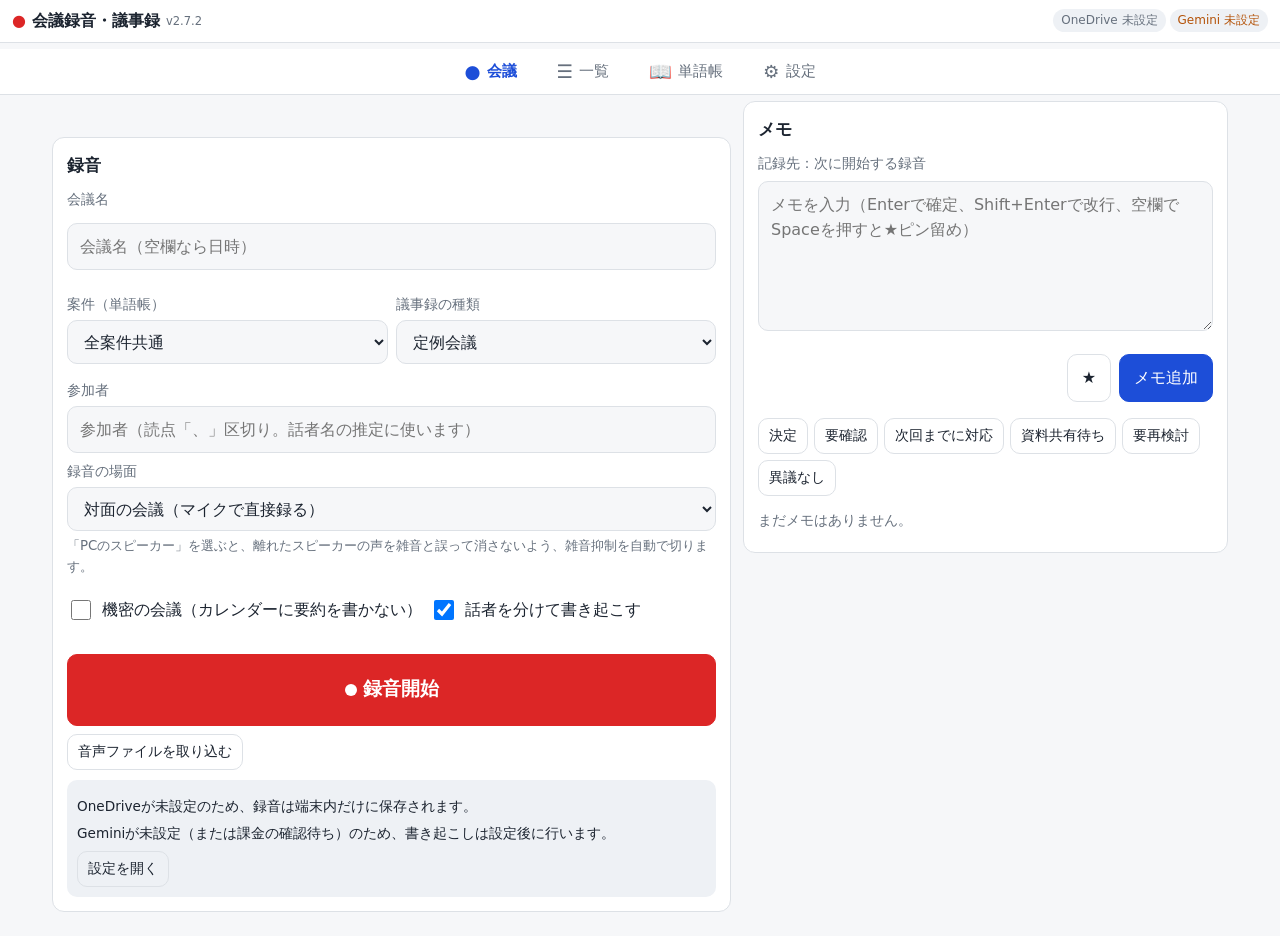
<file: index.html>
<!doctype html>
<html lang="ja">
<head>
  <meta charset="utf-8">
  <meta name="viewport" content="width=device-width, initial-scale=1, viewport-fit=cover">
  <!-- 通信先を Google（Gemini・カレンダー）と Microsoft（OneDrive）に限定する。
       frame-src：サインインの自動更新で使う見えない枠は、このアプリ自身と、Microsoft・Googleのサインイン画面だけを開ける -->
  <meta http-equiv="Content-Security-Policy" content="default-src 'self'; script-src 'self'; style-src 'self'; img-src 'self' data: blob:; media-src 'self' blob: https://*.1drv.com https://*.onedrive.com https://*.sharepoint.com https://*.livefilestore.com https://*.microsoftpersonalcontent.com https://*.live.com; connect-src 'self' https://generativelanguage.googleapis.com https://www.googleapis.com https://graph.microsoft.com https://login.microsoftonline.com https://*.1drv.com https://*.onedrive.com https://*.sharepoint.com https://*.livefilestore.com https://*.microsoftpersonalcontent.com https://*.live.com; worker-src 'self'; frame-src 'self' https://login.microsoftonline.com https://login.live.com https://accounts.google.com; object-src 'none'; base-uri 'self'; form-action 'none'">
  <meta name="referrer" content="strict-origin-when-cross-origin">
  <meta name="theme-color" content="#0f172a">
  <title>AI会議録音＆OneDrive自動議事録</title>
  <link rel="manifest" href="manifest.webmanifest">
  <link rel="icon" href="icons/icon.svg" type="image/svg+xml">
  <link rel="apple-touch-icon" href="icons/icon-192.png">
  <link rel="stylesheet" href="css/app.css">
</head>
<body>
  <header class="topbar">
    <div class="brand">
      <span class="logo" aria-hidden="true">●</span>
      <span class="brand-name">会議録音・議事録</span>
      <span id="app-ver" class="ver"></span>
    </div>
    <div id="status" class="status" aria-live="polite"></div>
  </header>
  <nav id="nav" class="nav" aria-label="画面の切り替え"></nav>
  <main id="main" class="main"><p class="muted">読み込み中…</p></main>
  <div id="toast" class="toast" role="status" aria-live="polite"></div>
  <noscript>このアプリを使うには JavaScript を有効にしてください。</noscript>
  <script type="module" src="js/app.js"></script>
</body>
</html>
</file>
<file: css/app.css>
/* AI会議録音＆OneDrive自動議事録 — スマホ（Android）を基本に、PCでは2列表示 */
:root {
  --app-version: "2.7.2"; /* js/util.js の APP_VERSION と同じ値にする */
  --bg: #f6f7f9; --card: #ffffff; --text: #1c2430; --muted: #66707d; --line: #dde1e6;
  --primary: #1d4ed8; --primary-ink: #ffffff; --danger: #c2262e; --ok: #15803d; --warn: #b45309;
  --rec: #dc2626; --chip: #eef1f5; --focus: #2563eb;
  --radius: 12px; --gap: 12px;
  --font: system-ui, -apple-system, "Segoe UI", "Hiragino Sans", "Noto Sans JP", "Yu Gothic UI", sans-serif;
  --mono: ui-monospace, "SFMono-Regular", Consolas, "Noto Sans Mono", monospace;
}
@media (prefers-color-scheme: dark) {
  :root { --bg: #0f141b; --card: #171e27; --text: #e7ebf0; --muted: #9aa5b1; --line: #2a333e; --primary: #3b82f6; --chip: #222b36; --danger: #ef4444; --ok: #22c55e; --warn: #f59e0b; }
}
* { box-sizing: border-box; }
html, body { margin: 0; background: var(--bg); color: var(--text); font-family: var(--font); font-size: 16px; line-height: 1.6; }
body { padding-bottom: calc(68px + env(safe-area-inset-bottom)); }
a { color: var(--primary); }
h2 { font-size: 1.05rem; margin: 0 0 10px; }
h3 { font-size: 0.95rem; margin: 14px 0 6px; }
p { margin: 6px 0; }
.hidden { display: none; }
.muted { color: var(--muted); }
.small { font-size: 0.85rem; }
.mono { font-family: var(--mono); }
.big { font-size: 1.6rem; font-weight: 700; }
.center { text-align: center; }
.warn { color: var(--warn); }

/* 上部 */
.topbar { position: sticky; top: 0; z-index: 20; display: flex; align-items: center; justify-content: space-between; gap: 8px; padding: 8px 12px; padding-top: calc(8px + env(safe-area-inset-top)); background: var(--card); border-bottom: 1px solid var(--line); }
.brand { display: flex; align-items: center; gap: 6px; font-weight: 700; white-space: nowrap; }
.logo { color: var(--rec); }
.status { display: flex; flex-wrap: wrap; gap: 4px; justify-content: flex-end; }
.chip { display: inline-block; padding: 2px 8px; border-radius: 999px; background: var(--chip); font-size: 0.75rem; white-space: nowrap; }
.chip.ok { color: var(--ok); } .chip.warn { color: var(--warn); } .chip.muted { color: var(--muted); }
.chip.rec { background: var(--rec); color: #fff; }

/* 下部タブ（スマホ）／上部タブ（PC） */
.nav { position: fixed; bottom: 0; left: 0; right: 0; z-index: 20; display: flex; background: var(--card); border-top: 1px solid var(--line); padding-bottom: env(safe-area-inset-bottom); }
.nav-btn { flex: 1; display: flex; flex-direction: column; align-items: center; gap: 0; padding: 8px 0 6px; border: 0; background: none; color: var(--muted); font: inherit; font-size: 0.75rem; min-height: 56px; cursor: pointer; }
.nav-btn .nav-icon { font-size: 1.15rem; }
.nav-btn.active { color: var(--primary); font-weight: 700; }

.main { max-width: 1200px; margin: 0 auto; padding: 12px; }
.col { display: flex; flex-direction: column; gap: var(--gap); min-width: 0; }
.grid-2 { display: grid; grid-template-columns: 1fr; gap: var(--gap); }
.card { background: var(--card); border: 1px solid var(--line); border-radius: var(--radius); padding: 14px; }
.card.notice { border-color: var(--warn); }
.card.remote { border-color: var(--primary); }
.row { display: flex; flex-wrap: wrap; gap: 8px; align-items: center; margin: 8px 0; }
.row.nowrap { flex-wrap: nowrap; }
.row.nowrap > .btn { white-space: nowrap; flex-shrink: 0; }
.row.end { justify-content: flex-end; }
.row.between { justify-content: space-between; }
.grow { flex: 1; min-width: 140px; }

@media (min-width: 900px) {
  body { padding-bottom: 0; }
  .nav { position: sticky; top: 49px; bottom: auto; border-top: 0; border-bottom: 1px solid var(--line); justify-content: center; }
  .nav-btn { flex: 0 0 auto; flex-direction: row; gap: 6px; padding: 8px 20px; min-height: 44px; font-size: 0.95rem; }
  .grid-2 { grid-template-columns: minmax(0, 7fr) minmax(0, 5fr); align-items: start; }
  .memo-card { position: sticky; top: 110px; }
}

/* 入力 */
.field { display: flex; flex-direction: column; gap: 4px; margin: 8px 0; }
.field > span { font-size: 0.85rem; color: var(--muted); }
.input { width: 100%; padding: 10px 12px; border: 1px solid var(--line); border-radius: 10px; background: var(--bg); color: var(--text); font: inherit; min-height: 44px; }
.input.small { width: auto; min-height: 36px; padding: 4px 8px; }
textarea.input { resize: vertical; }
.input:focus, .btn:focus-visible, .nav-btn:focus-visible, .time-tag:focus-visible { outline: 2px solid var(--focus); outline-offset: 2px; }
.check { display: flex; align-items: center; gap: 8px; margin: 6px 0; min-height: 36px; }
.check input { width: 20px; height: 20px; }
.check.strong { font-weight: 700; }
details summary { cursor: pointer; color: var(--muted); margin: 8px 0; }

/* ボタン */
.btn { position: relative; display: inline-flex; align-items: center; justify-content: center; gap: 6px; padding: 10px 14px; min-height: 44px; border: 1px solid var(--line); border-radius: 10px; background: var(--card); color: var(--text); font: inherit; cursor: pointer; text-decoration: none; overflow: hidden; }
.btn:disabled { opacity: 0.5; cursor: not-allowed; }
.btn.primary { background: var(--primary); color: var(--primary-ink); border-color: var(--primary); }
.btn.danger { background: var(--danger); color: #fff; border-color: var(--danger); }
.btn.ghost { background: transparent; }
.btn.small { min-height: 36px; padding: 6px 10px; font-size: 0.85rem; }
.btn.wide { width: 100%; margin-top: 10px; }
.btn.big { min-height: 64px; font-size: 1.05rem; font-weight: 700; }
.btn.hold { touch-action: none; user-select: none; -webkit-user-select: none; }
.btn.hold .hold-fill { position: absolute; left: 0; top: 0; bottom: 0; width: 0; background: rgba(255, 255, 255, 0.35); pointer-events: none; }
.btn.hold .hold-label { position: relative; }
.rec-btn { width: 100%; min-height: 72px; margin-top: 12px; font-size: 1.2rem; font-weight: 700; background: var(--rec); color: #fff; border-color: var(--rec); }
.rec-btn .dot { background: #fff; }
.icon-btn { border: 0; background: none; color: var(--muted); font-size: 1.05rem; min-width: 36px; min-height: 36px; cursor: pointer; }

/* 録音 */
.dot { display: inline-block; width: 12px; height: 12px; border-radius: 50%; background: var(--muted); }
.dot.rec { background: var(--rec); animation: blink 1.2s infinite; }
@keyframes blink { 50% { opacity: 0.3; } }
@media (prefers-reduced-motion: reduce) { .dot.rec { animation: none; } .progress.indeterminate .progress-fill { animation: none; } }
.rec-head, .remote-head { display: flex; align-items: center; gap: 10px; }
.rec-head .big, .remote-head .big { margin-left: auto; }
.rec-card.recording { border-color: var(--rec); }
.meter { height: 12px; border-radius: 6px; background: var(--chip); overflow: hidden; margin: 10px 0; }
.meter-fill { height: 100%; width: 0; background: var(--ok); transition: width 0.2s; }
.meter-fill.low { background: var(--warn); }
.hint { margin-top: 10px; padding: 10px; border-radius: 10px; background: var(--chip); }

/* 進捗 */
.progress { height: 8px; border-radius: 4px; background: var(--chip); overflow: hidden; margin: 8px 0; }
.progress-fill { height: 100%; width: 0; background: var(--primary); transition: width 0.3s; }
.progress.indeterminate .progress-fill { width: 30%; animation: slide 1.4s infinite ease-in-out; }
@keyframes slide { 0% { margin-left: -30%; } 100% { margin-left: 100%; } }

/* メモ */
.memo-input { min-height: 88px; }
.phrases { display: flex; flex-wrap: wrap; gap: 6px; margin: 6px 0; }
.memo-list { max-height: 50vh; overflow-y: auto; margin-top: 8px; }
.memo { display: flex; align-items: baseline; gap: 8px; padding: 6px 0; border-bottom: 1px solid var(--line); }
.memo .time { color: var(--primary); white-space: nowrap; }
.memo .memo-text { flex: 1; white-space: pre-wrap; word-break: break-word; }
.memo.star .memo-text { font-weight: 700; }
.memo.inline { border: 0; padding: 2px 0 2px 12px; font-size: 0.85rem; color: var(--muted); border-left: 3px solid var(--primary); }

/* 一覧 */
.list { display: flex; flex-direction: column; gap: 6px; margin-top: 8px; }
.list-item { display: flex; flex-direction: column; align-items: stretch; gap: 2px; padding: 10px 12px; border: 1px solid var(--line); border-radius: 10px; background: var(--card); color: var(--text); font: inherit; text-align: left; cursor: pointer; }
.list-item.static { flex-direction: row; align-items: center; gap: 8px; cursor: default; flex-wrap: wrap; }
.list-item.static > span:first-child { flex: 1; }

/* 詳細 */
audio { width: 100%; margin: 10px 0 4px; }
.tabs { display: flex; gap: 4px; overflow-x: auto; }
.tab { flex: 1; padding: 10px; min-height: 44px; border: 1px solid var(--line); border-radius: 10px 10px 0 0; background: var(--chip); color: var(--muted); font: inherit; cursor: pointer; white-space: nowrap; }
.tab.active { background: var(--card); color: var(--text); font-weight: 700; border-bottom-color: var(--card); }
.segs { display: flex; flex-direction: column; }
.seg { padding: 6px 4px; border-bottom: 1px solid var(--line); border-radius: 6px; }
.seg.playing { background: rgba(37, 99, 235, 0.12); }
.seg .spk { margin: 0 4px; }
.seg-text { white-space: pre-wrap; word-break: break-word; }
.seg-edit { margin-top: 4px; }
.seg-memos { margin-top: 4px; }
.time-tag { border: 0; background: none; color: var(--primary); font-family: var(--mono); padding: 2px 2px; cursor: pointer; font-size: 0.9em; min-height: 28px; }
.warn-tag { color: var(--warn); font-size: 0.85em; }
.minutes-edit { font-family: var(--mono); font-size: 0.9rem; min-height: 50vh; }
.md h1 { font-size: 1.25rem; } .md h2 { font-size: 1.05rem; margin-top: 18px; border-bottom: 1px solid var(--line); padding-bottom: 2px; } .md h3 { font-size: 0.95rem; }
.md ul { padding-left: 1.2em; }
.table-wrap { overflow-x: auto; }
table { border-collapse: collapse; width: 100%; font-size: 0.9rem; }
th, td { border: 1px solid var(--line); padding: 6px 8px; text-align: left; vertical-align: top; }
th { background: var(--chip); }
.steps li { margin: 4px 0; }
.steps li.done { color: var(--ok); }
.steps li.done::after { content: " ✓"; }

/* 通知・ダイアログ */
.toast { position: fixed; left: 50%; bottom: calc(80px + env(safe-area-inset-bottom)); transform: translateX(-50%) translateY(20px); max-width: min(92vw, 560px); padding: 10px 16px; border-radius: 10px; background: #1f2937; color: #fff; opacity: 0; pointer-events: none; transition: opacity 0.2s, transform 0.2s; z-index: 50; font-size: 0.92rem; }
.toast.show { opacity: 1; transform: translateX(-50%) translateY(0); pointer-events: auto; }
.toast.ok { background: #14532d; } .toast.warn { background: #78350f; } .toast.error { background: #7f1d1d; }
@media (min-width: 900px) { .toast { bottom: 24px; } }
.dialog { border: 1px solid var(--line); border-radius: var(--radius); background: var(--card); color: var(--text); padding: 18px; width: min(92vw, 520px); }
.dialog::backdrop { background: rgba(0, 0, 0, 0.45); }

.auth-page { padding: 24px; text-align: center; }
.redirect-box .row { flex-wrap: nowrap; } .redirect-box .input { flex: 1; min-width: 0; font-size: 0.85em; }
.qr { display: block; margin: 8px auto; max-width: 100%; height: auto; image-rendering: pixelated; }

/* ---- 黒い画面（録音中・処理中） ---- */
body.bo-on { overflow: hidden; }
.blackout { position: fixed; inset: 0; z-index: 1000; background: #000; color: #8e8e8e; touch-action: none; -webkit-user-select: none; user-select: none; outline: none; -webkit-tap-highlight-color: transparent; }
.bo-dot { position: absolute; right: 18px; bottom: calc(18px + env(safe-area-inset-bottom)); width: 6px; height: 6px; border-radius: 3px; background: #2a2a2a; animation: bo-pulse 4s ease-in-out infinite; }
@keyframes bo-pulse { 0%, 100% { opacity: 0.45; } 50% { opacity: 1; } }
@media (prefers-reduced-motion: reduce) { .bo-dot { animation: none; } }
.bo-hint { position: absolute; left: 24px; right: 24px; bottom: calc(56px + env(safe-area-inset-bottom)); margin: 0; text-align: center; font-size: 13px; line-height: 1.7; color: #8e8e8e; transition: opacity 1s; }
.bo-hint.bo-fade { opacity: 0; }
.bo-panel { position: absolute; left: 16px; right: 16px; bottom: calc(24px + env(safe-area-inset-bottom)); max-width: 480px; margin: 0 auto; display: flex; flex-direction: column; gap: 14px; padding: 20px; border-radius: 18px; background: #161616; border: 1px solid #262626; }
.bo-panel[hidden] { display: none; }
.bo-status { display: flex; flex-wrap: wrap; justify-content: space-between; align-items: baseline; gap: 8px; }
.bo-time { font-size: 36px; font-weight: 300; color: #c8c8c8; font-variant-numeric: tabular-nums; }
.bo-saved { font-size: 12px; color: #8a8a8a; }
.bo-proc { font-size: 15px; color: #c8c8c8; }
.bo-bar { flex-basis: 100%; height: 4px; border-radius: 2px; background: #262626; overflow: hidden; }
.bo-bar-fill { height: 100%; background: #6a6a6a; }
.bo-warnline { flex-basis: 100%; margin: 0; font-size: 12px; color: #d9a35b; }
.bo-grid { display: grid; grid-template-columns: repeat(3, minmax(0, 1fr)); gap: 10px; }
.bo-grid.two { grid-template-columns: repeat(2, minmax(0, 1fr)); }
.bo-grid.four { grid-template-columns: repeat(4, minmax(0, 1fr)); gap: 8px; }
.bo-grid.four .bo-btn { font-size: 11px; padding: 0 2px; }
.bo-btn { min-height: 56px; border-radius: 12px; border: 1px solid #333; background: transparent; color: #b0b0b0; font: inherit; font-size: 12px; display: flex; flex-direction: column; align-items: center; justify-content: center; gap: 4px; padding: 6px; }
.bo-btn:focus-visible, .bo-stop:focus-visible { outline: 2px solid #8a8a8a; outline-offset: 2px; }
.bo-ico { display: flex; }
.btn.hold.bo-stop { width: 100%; min-height: 52px; background: #1e1414; border: 1px solid #5a3a3a; color: #d8b4b4; }
.bo-note, .bo-flash { margin: 0; text-align: center; font-size: 12px; color: #8a8a8a; }
.bo-flash:empty { display: none; }
.bo-alert { position: fixed; inset: 0; z-index: 1100; background: #3d0f0f; color: #fff; display: flex; flex-direction: column; justify-content: center; gap: 28px; padding: 40px 24px; overflow-y: auto; }
.bo-alert-body { display: flex; flex-direction: column; align-items: center; gap: 14px; text-align: center; max-width: 480px; margin: 0 auto; }
.bo-alert-ico { display: flex; color: #ffd2d2; }
.bo-alert h2 { margin: 0; font-size: 24px; color: #fff; }
.bo-alert p { margin: 0; font-size: 15px; line-height: 1.7; color: #ffdede; }
.bo-alert-actions { display: flex; flex-direction: column; gap: 12px; width: 100%; max-width: 480px; margin: 0 auto; }
.bo-alert-primary { min-height: 56px; border-radius: 12px; border: none; background: #fff; color: #3d0f0f; font: inherit; font-size: 16px; font-weight: 700; }
.bo-alert-secondary { min-height: 52px; border-radius: 12px; border: 1px solid #b97a7a; background: transparent; color: #fff; font: inherit; font-size: 15px; }
.bo-alert button:disabled { opacity: 0.6; }
.bo-quiet { position: fixed; left: 16px; right: 16px; bottom: calc(28px + env(safe-area-inset-bottom)); z-index: 1100; max-width: 448px; margin: 0 auto; box-sizing: border-box; display: flex; flex-direction: column; gap: 12px; padding: 14px 16px; border-radius: 16px; background: #121212; border: 1px solid #262626; color: #c4c4c4; -webkit-user-select: none; user-select: none; }
.bo-quiet-head { display: flex; align-items: center; gap: 10px; }
.bo-quiet-dot { width: 8px; height: 8px; border-radius: 4px; flex-shrink: 0; background: #c9a06a; }
.bo-quiet-label { flex: 1; font-size: 14px; color: #c4c4c4; }
.bo-quiet-time { font-size: 13px; color: #8e8e8e; font-variant-numeric: tabular-nums; }
.bo-quiet-actions { display: grid; grid-template-columns: repeat(2, minmax(0, 1fr)); gap: 8px; }
.bo-quiet-primary { min-height: 44px; border-radius: 10px; border: 1px solid #3a3a3a; background: #1c1c1c; color: #d6d6d6; font: inherit; font-size: 14px; }
.bo-quiet-secondary { min-height: 44px; border-radius: 10px; border: 1px solid #2a2a2a; background: transparent; color: #9a9a9a; font: inherit; font-size: 14px; }
.bo-quiet button:focus-visible { outline: 2px solid #8a8a8a; outline-offset: 2px; }
.bo-quiet button:disabled { opacity: 0.6; }

.bo-save { min-height: 56px; border-radius: 12px; border: 1px solid #4a4a4a; background: #2a2a2a; color: #e2e2e2; font: inherit; font-size: 15px; font-weight: 700; }
.bo-save:focus-visible { outline: 2px solid #8a8a8a; outline-offset: 2px; }
.ver { font-weight: 400; font-size: 0.72rem; color: var(--muted); }
.pending-card { border: 2px solid var(--primary); }
.pending-card .row { align-items: stretch; }

.bo-next { min-height: 48px; border-radius: 12px; border: 1px solid #333; background: transparent; color: #b0b0b0; font: inherit; font-size: 14px; }
.bo-next:focus-visible { outline: 2px solid #8a8a8a; outline-offset: 2px; }
.bo-dot.bo-live { animation: none; opacity: 1; transition: background 0.6s; }
.unsaved-item { display: flex; flex-wrap: wrap; gap: 8px; align-items: center; justify-content: space-between; padding: 10px 0; border-top: 1px solid var(--line); }
.unsaved-item:first-of-type { border-top: none; }
.queue-line { font-size: 0.85rem; color: var(--muted); }
</file>
